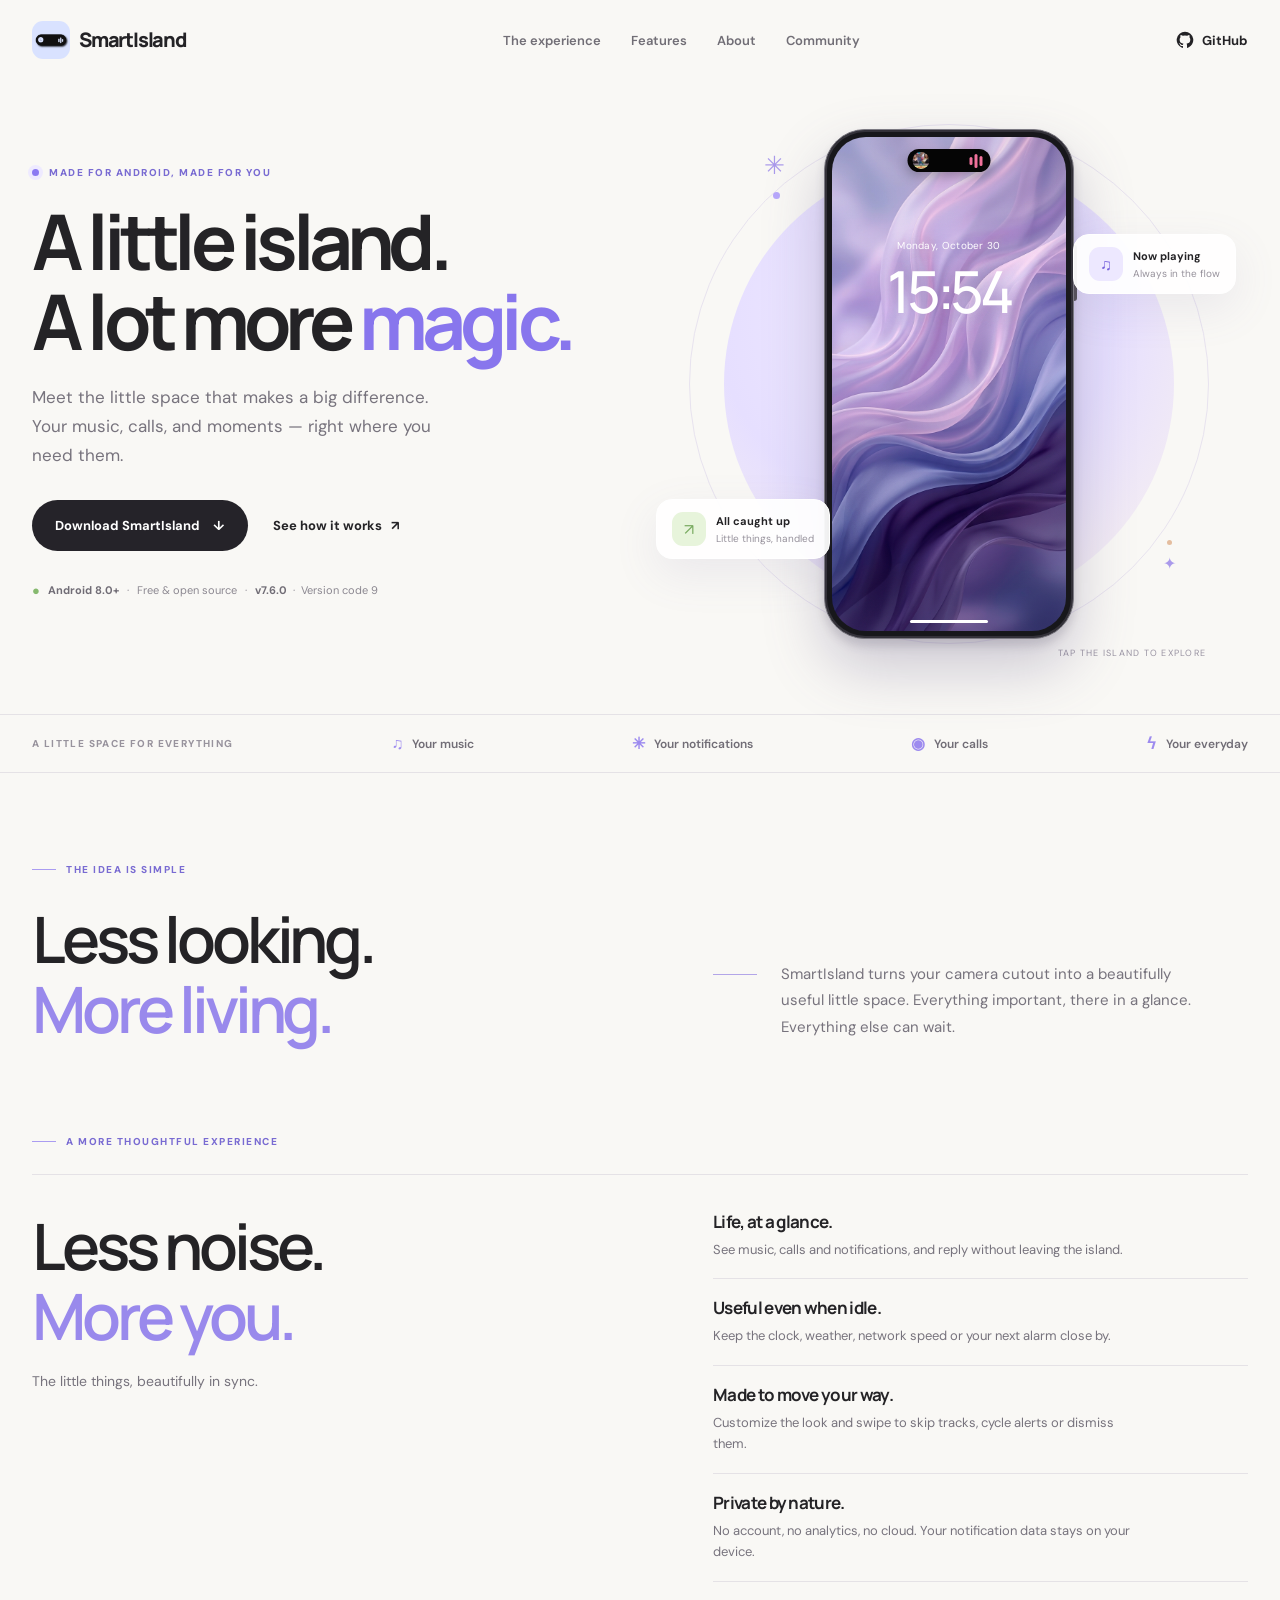
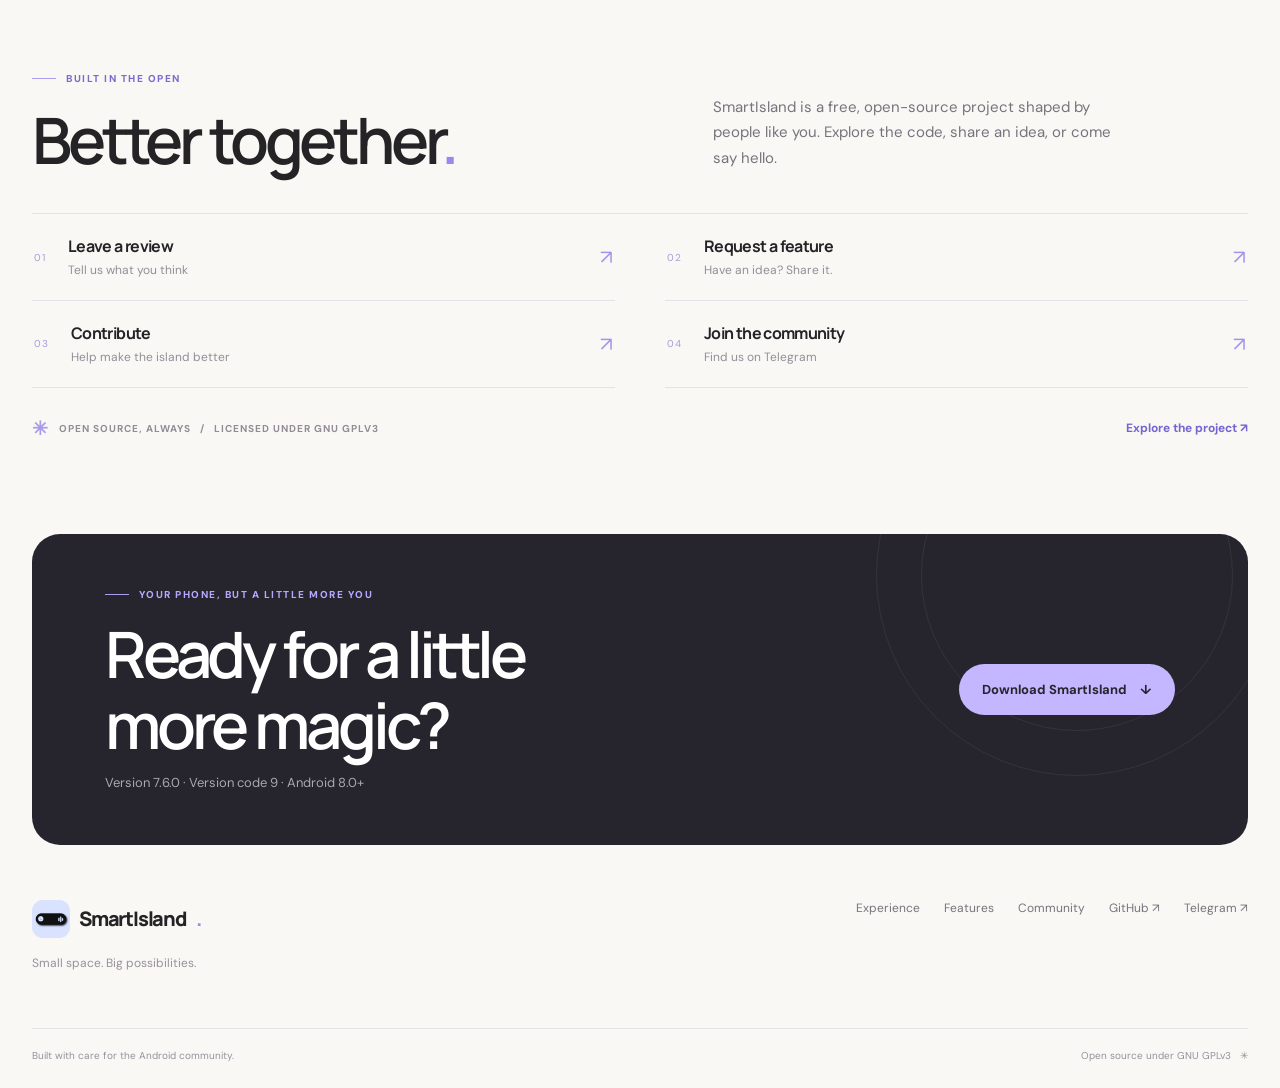
<file: index.html>
<!doctype html>
<html lang="en">
<head>
<meta charset="utf-8"><meta name="viewport" content="width=device-width,initial-scale=1"><meta name="theme-color" content="#f8f7f3">
<link rel="icon" href="assets/images/logo.png" type="image/png">
<title>SmartIsland — A little more magic for Android</title>
<meta name="description" content="Meet SmartIsland, the open-source Android overlay that brings your notifications, music, calls and more to life.">
<link rel="preconnect" href="https://fonts.googleapis.com"><link rel="preconnect" href="https://fonts.gstatic.com" crossorigin><link href="https://fonts.googleapis.com/css2?family=DM+Sans:wght@400;500;600;700&family=Manrope:wght@400;500;600;700;800&display=swap" rel="stylesheet">
<link rel="stylesheet" href="assets/css/styles.css">
</head>
<body>
<a class="skip-link" href="#top">Skip to content</a>
<header class="wrap"><nav class="nav" aria-label="Main navigation"><a href="#top" class="brand"><img class="brand-logo" src="assets/images/logo.png" alt="">SmartIsland</a><div class="nav-mid" id="navLinks"><a href="#experience">The experience</a><a href="#features">Features</a><a href="#about">About</a><a href="#community">Community</a></div><div class="nav-right"><a class="github-link" href="https://github.com/agupta07505/SmartIsland" target="_blank" rel="noopener" aria-label="View SmartIsland on GitHub"><svg width="18" height="18" viewBox="0 0 24 24" fill="currentColor"><path d="M12 .9a11.1 11.1 0 0 0-3.51 21.63c.55.1.76-.24.76-.54v-2.1c-3.1.68-3.76-1.32-3.76-1.32-.5-1.28-1.23-1.62-1.23-1.62-1.01-.7.08-.68.08-.68 1.12.08 1.7 1.15 1.7 1.15 1 1.7 2.61 1.21 3.24.93.1-.72.39-1.21.7-1.49-2.48-.28-5.1-1.24-5.1-5.53 0-1.22.44-2.23 1.15-3.01-.12-.28-.5-1.42.11-2.97 0 0 .94-.3 3.05 1.15a10.6 10.6 0 0 1 5.56 0c2.11-1.44 3.04-1.15 3.04-1.15.61 1.55.23 2.69.12 2.97.72.78 1.14 1.79 1.14 3.01 0 4.3-2.62 5.25-5.11 5.53.4.35.76 1.02.76 2.06v3.07c0 .3.2.65.77.54A11.1 11.1 0 0 0 12 .9Z"/></svg> GitHub</a><button class="menu-toggle" type="button" aria-label="Open navigation menu" aria-expanded="false" aria-controls="navLinks"><span></span><span></span></button></div></nav></header>
<main id="top"><section class="hero wrap" id="experience"><div class="hero-copy"><div class="eyebrow"><span class="eyebrow-dot"></span> MADE FOR ANDROID, MADE FOR YOU</div><h1>A little island.<br>A lot more <span class="magic">magic.</span></h1><p class="hero-desc">Meet the little space that makes a big difference. Your music, calls, and moments — right where you need them.</p><div class="hero-actions"><a class="button" href="https://github.com/agupta07505/SmartIsland/releases/download/v7.6.0/SmartIsland-v7.6.0.apk" download>Download SmartIsland <span>↓</span></a><a class="text-link" href="#features">See how it works <span class="arrow">↗</span></a></div><div class="hero-note"><span class="android">●</span> <b>Android 8.0+</b><span>·</span> Free & open source <span>·</span> <span class="version-info"><b>v7.6.0</b> &nbsp;·&nbsp; Version code 9</span></div></div><div class="hero-visual" aria-label="Illustration of SmartIsland on an Android phone"><div class="orbit"></div><div class="orb"></div><span class="sparkle s1">✳</span><span class="sparkle s2">✦</span><div class="float-label one"><span class="label-icon">♫</span><span><b>Now playing</b><small>Always in the flow</small></span></div><div class="float-label two"><span class="label-icon green">↗</span><span><b>All caught up</b><small>Little things, handled</small></span></div><div class="phone"><div class="screen"><button class="replica-pill hero-pill" id="heroPill" type="button" aria-label="Expand SmartIsland" aria-expanded="false"><img src="assets/images/album-art.jpg" alt=""><span class="bars"><i></i><i></i><i></i></span></button><div class="hero-expanded" id="heroExpanded" hidden></div><div class="clock"><small>Monday, October 30</small><strong>15:54</strong></div><div class="home-bar"></div></div></div><div class="tiny-caption">Tap the island to explore</div></div></section>
<div class="strip"><div class="wrap strip-inner"><div class="strip-label">A little space for everything</div><div class="strip-item"><span>♫</span> Your music</div><div class="strip-item"><span>✳</span> Your notifications</div><div class="strip-item"><span>◉</span> Your calls</div><div class="strip-item"><span>ϟ</span> Your everyday</div></div></div>
<section class="intro wrap reveal" id="about"><div class="section-kicker">The idea is simple</div><h2>Less looking.<br><em>More living.</em></h2><div class="intro-aside"><span class="intro-line" aria-hidden="true"></span><p>SmartIsland turns your camera cutout into a beautifully useful little space. Everything important, there in a glance. Everything else can wait.</p></div></section>
<section class="features wrap reveal" id="features"><div class="section-kicker">A more thoughtful experience</div><div class="manifesto"><div class="manifesto-copy"><h2>Less noise.<br><span>More you.</span></h2><p class="manifesto-caption">The little things, beautifully in sync.</p></div><div class="feature-list"><div class="feature-mini"><h3>Life, at a glance.</h3><p>See music, calls and notifications, and reply without leaving the island.</p></div><div class="feature-mini"><h3>Useful even when idle.</h3><p>Keep the clock, weather, network speed or your next alarm close by.</p></div><div class="feature-mini"><h3>Made to move your way.</h3><p>Customize the look and swipe to skip tracks, cycle alerts or dismiss them.</p></div><div class="feature-mini"><h3>Private by nature.</h3><p>No account, no analytics, no cloud. Your notification data stays on your device.</p></div></div></div></section>
<section class="community wrap reveal" id="community"><div class="community-head"><div><div class="section-kicker">Built in the open</div><h2>Better together<span>.</span></h2></div><p>SmartIsland is a free, open-source project shaped by people like you. Explore the code, share an idea, or come say hello.</p></div><div class="community-links"><a href="https://github.com/agupta07505/SmartIsland/issues/new?template=app_review.md" target="_blank" rel="noopener"><span class="community-number">01</span><span><b>Leave a review</b><small>Tell us what you think</small></span><span class="community-arrow">↗</span></a><a href="https://github.com/agupta07505/SmartIsland/issues/new?template=feature_request.md" target="_blank" rel="noopener"><span class="community-number">02</span><span><b>Request a feature</b><small>Have an idea? Share it.</small></span><span class="community-arrow">↗</span></a><a href="https://github.com/agupta07505/SmartIsland/blob/main/CONTRIBUTING.md" target="_blank" rel="noopener"><span class="community-number">03</span><span><b>Contribute</b><small>Help make the island better</small></span><span class="community-arrow">↗</span></a><a href="https://telegram.me/SmartIslandApp" target="_blank" rel="noopener"><span class="community-number">04</span><span><b>Join the community</b><small>Find us on Telegram</small></span><span class="community-arrow">↗</span></a></div><div class="open-source-note"><span>✳</span> OPEN SOURCE, ALWAYS &nbsp; / &nbsp; LICENSED UNDER GNU GPLV3 <a href="https://github.com/agupta07505/SmartIsland" target="_blank" rel="noopener">Explore the project ↗</a></div></section><section class="wrap reveal"><div class="end"><div><div class="section-kicker">Your phone, but a little more you</div><h2>Ready for a little<br>more magic?</h2><p>Version 7.6.0 · Version code 9 · Android 8.0+</p></div><a class="button" href="https://github.com/agupta07505/SmartIsland/releases/download/v7.6.0/SmartIsland-v7.6.0.apk" download>Download SmartIsland <span>↓</span></a></div></section></main>
<footer class="wrap footer"><div class="footer-top"><div><a href="#top" class="brand"><img class="brand-logo" src="assets/images/logo.png" alt="">SmartIsland<span style="color:#9b8be9">.</span></a><p>Small space. Big possibilities.</p></div><div class="footer-links"><a href="#experience">Experience</a><a href="#features">Features</a><a href="#community">Community</a><a href="https://github.com/agupta07505/SmartIsland" target="_blank" rel="noopener">GitHub ↗</a><a href="https://telegram.me/SmartIslandApp" target="_blank" rel="noopener">Telegram ↗</a></div></div><div class="footer-bottom"><span>Built with care for the Android community.</span><span>Open source under GNU GPLv3 &nbsp; ✳</span></div></footer>
<script src="assets/js/main.js" defer></script></body></html>
</file>
<file: assets/css/styles.css>
@font-face{font-family:Lora;src:url('../fonts/lora_400.ttf') format('truetype');font-weight:400;font-display:swap}
@font-face{font-family:Lora;src:url('../fonts/lora_500.ttf') format('truetype');font-weight:500;font-display:swap}
@font-face{font-family:Lora;src:url('../fonts/lora_700.ttf') format('truetype');font-weight:700;font-display:swap}
:root{--ink:#242326;--muted:#77737d;--purple:#8876e8;--line:#e5e2e6;--bg:#f9f8f5}
*{box-sizing:border-box}html{scroll-behavior:smooth}body{margin:0;background:var(--bg);color:var(--ink);font-family:'DM Sans',sans-serif;-webkit-font-smoothing:antialiased}a{color:inherit;text-decoration:none}button{font:inherit}a:focus-visible,button:focus-visible{outline:3px solid #9888eb;outline-offset:4px}::selection{background:#ded7ff}.wrap{width:min(100% - 64px,1280px);margin-inline:auto}.skip-link{position:absolute;left:16px;top:-80px;background:#252329;color:white;padding:12px 16px;z-index:100;border-radius:8px}.skip-link:focus{top:12px}
.nav{height:80px;display:flex;align-items:center;justify-content:space-between;gap:30px;position:relative;z-index:10}.brand{display:inline-flex;align-items:center;gap:9px;font:800 20px/1 Manrope,sans-serif;letter-spacing:-.06em;white-space:nowrap}.brand-logo{width:38px;height:38px;object-fit:cover;border-radius:11px}.nav-mid{display:flex;align-items:center;gap:30px;color:#716e76;font-size:13px;font-weight:600}.nav-mid a,.footer-links a{transition:color .2s}.nav-mid a:hover,.footer-links a:hover{color:var(--purple)}.nav-right{display:flex;align-items:center;gap:22px;font-size:13px;font-weight:700}.github-link{display:flex;align-items:center;gap:8px}.nav-cta{padding:12px 18px;border:1px solid #dedbe2;border-radius:100px;white-space:nowrap;transition:background .2s,color .2s}.nav-cta:hover{background:#252329;color:#fff}.menu-toggle{display:none}
.hero{min-height:620px;display:grid;grid-template-columns:1fr 1fr;gap:20px;align-items:center;padding-block:24px 50px}.hero-copy{position:relative;z-index:2}.eyebrow,.section-kicker{display:flex;align-items:center;gap:10px;font-size:10px;font-weight:800;letter-spacing:.15em;text-transform:uppercase;color:#796bd2}.eyebrow-dot{width:7px;height:7px;border-radius:50%;background:#8b79f2;box-shadow:0 0 0 4px #eeeaff}.section-kicker:before{content:'';width:24px;height:1px;background:#aa9cf1}.hero h1{font:700 clamp(56px,6vw,86px)/1.04 Manrope,sans-serif;letter-spacing:-.075em;margin:22px 0 22px}.magic{color:#8876ed}.hero-desc{font-size:17px;line-height:1.7;color:var(--muted);max-width:420px;margin:0}.hero-actions{display:flex;align-items:center;gap:25px;flex-wrap:wrap;margin-top:30px}.button{display:inline-flex;align-items:center;justify-content:center;gap:13px;background:#252329;color:white;border-radius:100px;padding:17px 23px;font-size:13px;font-weight:700;transition:transform .25s,background .25s,box-shadow .25s}.button:hover{transform:translateY(-3px);background:#7161d2;box-shadow:0 12px 25px #a79ae740}.text-link{font-size:13px;font-weight:700;display:flex;align-items:center;gap:9px}.arrow{transition:transform .2s}.text-link:hover .arrow{transform:translate(4px,-4px)}.hero-note{display:flex;align-items:center;gap:8px;flex-wrap:wrap;color:#8b8790;font-size:11px;margin-top:30px;line-height:1.6}.hero-note b{font-weight:700;color:#716d76}.hero-note .android{color:#86b96e;font-size:13px}
.hero-visual{height:560px;position:relative;display:grid;place-items:center;isolation:isolate}.orb{position:absolute;width:450px;height:450px;max-width:90%;aspect-ratio:1;border-radius:50%;background:radial-gradient(circle at 42% 35%,#f0eaff 0,#e6dfff 50%,#f1eaf5 75%,transparent 100%);z-index:-2}.orbit{position:absolute;width:520px;height:520px;max-width:100%;aspect-ratio:1;border:1px solid #e8e3ef;border-radius:50%;z-index:-2;animation:spin 40s linear infinite}.orbit:before,.orbit:after{content:'';position:absolute;width:7px;height:7px;border-radius:50%;background:#b7a7fb;top:13%;left:16%}.orbit:after{top:auto;left:auto;bottom:19%;right:7%;width:5px;height:5px;background:#e4bd9f}.phone{width:250px;height:510px;border-radius:41px;background:#17171b;padding:7px;border:1px solid #7c7a83;box-shadow:0 28px 60px #655b8750,0 7px 10px #3b33402b,inset 0 0 0 2px #333139;position:relative;z-index:2;animation:float 6s ease-in-out infinite}.phone:before{content:'';position:absolute;width:3px;height:56px;right:-4px;top:115px;background:#55515a;border-radius:0 4px 4px 0}.screen{height:100%;border-radius:34px;overflow:hidden;position:relative;background:#9b86bb url('../images/wallpaper.png') center/cover}.screen:after{content:'';position:absolute;inset:0;background:linear-gradient(180deg,#1913291a,transparent 35%,#150c373d);pointer-events:none}.replica-pill{background:#050505;border-radius:999px;display:flex;align-items:center;justify-content:space-between;box-shadow:0 4px 12px #0004;color:white}.replica-pill img{border-radius:50%;object-fit:cover}.hero-pill{position:absolute;top:12px;left:50%;transform:translateX(-50%);width:83px;height:23px;border:0;padding:3px 8px 3px 5px;cursor:pointer;z-index:5}.hero-pill img{width:17px;height:17px}.hero-pill:after{content:"";position:absolute;inset:-8px}.version-info{white-space:nowrap}@media(hover:hover){.phone:hover{animation-play-state:paused}}.hero-pill:hover{box-shadow:0 5px 18px #0006,0 0 0 3px #ffffff32}.hero-pill:focus-visible{outline-color:#fff}.bars{display:flex;align-items:center;gap:2px;height:15px}.bars i{display:block;background:#f0719b;border-radius:3px;width:3px;height:8px;animation:equal .7s ease-in-out infinite alternate}.bars i:nth-child(2){height:14px;animation-delay:.2s}.bars i:nth-child(3){height:10px;animation-delay:.4s}.hero-expanded{position:absolute;top:42px;left:6px;right:6px;z-index:5;transform-origin:top center}.hero-expanded[hidden]{display:none}.hero-expanded:not([hidden]){animation:islandReveal .4s cubic-bezier(.2,.8,.2,1) both}.island-card-svg{display:block;width:100%;height:auto;filter:drop-shadow(0 4px 8px #0004)}.music-island-svg{overflow:hidden;border-radius:9.3% / 20%;isolation:isolate}.clock{position:absolute;top:96px;left:0;right:0;text-align:center;color:#fff;z-index:1;text-shadow:0 2px 20px #4c38634d}.clock small{font-size:10px;letter-spacing:.03em}.clock strong{font:500 58px/1.1 Manrope,sans-serif;letter-spacing:-.07em;display:block;margin-top:5px}.home-bar{position:absolute;bottom:8px;left:50%;transform:translateX(-50%);height:3px;width:78px;border-radius:5px;background:#fff;z-index:3}.float-label{position:absolute;z-index:3;background:#ffffffee;border:1px solid #fff;border-radius:16px;padding:12px 15px;box-shadow:0 15px 45px #756aa61c;display:flex;align-items:center;gap:10px;animation:bob 5s ease-in-out infinite}.float-label.one{top:130px;right:2%;animation-delay:-1s}.float-label.two{bottom:105px;left:1%;animation-delay:-2.5s}.label-icon{width:34px;height:34px;border-radius:11px;display:grid;place-items:center;background:#ede8ff;color:#7763dd;font-size:16px}.label-icon.green{background:#e7f4db;color:#78aa60}.float-label b{font-size:11px;display:block}.float-label small{font-size:10px;color:#96919b;display:block;margin-top:4px}.sparkle{position:absolute;color:#aa9aeb;font-size:25px;animation:twinkle 3s ease-in-out infinite}.sparkle.s1{top:45px;left:19%}.sparkle.s2{bottom:90px;right:12%;font-size:16px;animation-delay:1s}.tiny-caption{position:absolute;bottom:5px;right:7%;font-size:9px;letter-spacing:.14em;text-transform:uppercase;color:#9993a2}
.strip{border-block:1px solid var(--line);padding-block:18px}.strip-inner{display:flex;align-items:center;justify-content:space-between;gap:20px}.strip-label{font-size:10px;letter-spacing:.14em;font-weight:800;color:#98939d;text-transform:uppercase}.strip-item{font-size:12px;color:#716d76;font-weight:600;display:flex;gap:9px;align-items:center}.strip-item span{color:#9d8bef;font-size:16px}
.intro{padding-block:90px;display:grid;grid-template-columns:1fr 1fr;column-gap:12%;row-gap:28px;align-items:end}.intro .section-kicker{grid-column:1/-1}.intro h2,.features h2,.community h2,.end h2{font:600 clamp(42px,5vw,66px)/1.1 Manrope,sans-serif;letter-spacing:-.065em;margin:0}.intro h2 em,.features h2 em{font-style:normal;color:#9989ec}.intro-aside{display:flex;align-items:flex-start;gap:24px;padding-bottom:5px}.intro-line{width:44px;height:1px;background:#b3a6e8;flex:none;margin-top:13px}.intro-aside p{font-size:15px;color:var(--muted);line-height:1.75;max-width:410px;margin:0}
.features{padding-block:0 90px}.manifesto{display:grid;grid-template-columns:1fr 1fr;gap:12%;align-items:start;border-top:1px solid var(--line);margin-top:26px;padding-top:36px}.manifesto-copy h2 span{color:#9989ec}.manifesto-caption{font-size:14px;color:var(--muted);margin-top:18px;line-height:1.65}.feature-list{display:grid}.feature-mini{padding:18px 0;border-bottom:1px solid var(--line)}.feature-mini:first-child{padding-top:0}.feature-mini h3{font:700 17px/1.3 Manrope,sans-serif;letter-spacing:-.04em;margin:0 0 6px}.feature-mini p{font-size:13px;color:var(--muted);line-height:1.65;margin:0;max-width:420px}
.community{padding-block:0 90px}.community-head{display:grid;grid-template-columns:1fr 1fr;gap:12%;align-items:end}.community-head h2{margin-top:20px}.community-head h2 span{color:#9989ec}.community-head p{font-size:15px;color:var(--muted);line-height:1.7;max-width:410px;margin:0 0 4px}.community-links{margin-top:38px;border-top:1px solid var(--line);display:grid;grid-template-columns:1fr 1fr;column-gap:50px}.community-links a{display:flex;align-items:center;gap:22px;padding:22px 2px;border-bottom:1px solid var(--line);transition:color .2s,padding .2s}.community-links a:hover{padding-left:8px;color:#8170df}.community-number{font-size:10px;letter-spacing:.1em;color:#a79bd9}.community-links b{display:block;font:700 16px/1.3 Manrope,sans-serif;letter-spacing:-.04em}.community-links small{display:block;color:#938e98;font-size:12px;margin-top:5px}.community-arrow{margin-left:auto;font-size:20px;color:#a492ed;transition:transform .2s}.community-links a:hover .community-arrow{transform:translate(4px,-4px)}.open-source-note{margin-top:26px;color:#918c96;font-size:10px;letter-spacing:.1em;font-weight:700;display:flex;align-items:center;gap:10px;flex-wrap:wrap;line-height:1.6}.open-source-note span{font-size:19px;color:#aa9bea}.open-source-note a{margin-left:auto;color:#7565d1;letter-spacing:0;font-size:12px}
.end{background:#26242c;color:white;border-radius:28px;padding:54px 6%;position:relative;overflow:hidden;display:flex;align-items:center;justify-content:space-between;gap:30px}.end:before,.end:after{content:'';position:absolute;border-radius:50%;border:1px solid #ffffff12;width:400px;height:400px;right:-30px;top:-160px;pointer-events:none}.end:after{width:310px;height:310px;right:15px;top:-115px}.end .section-kicker{color:#b7a8ff}.end h2{margin-top:18px}.end p{color:#aaa6b2;font-size:13px;margin:14px 0 0}.end .button{background:#c4b7ff;color:#26242c;z-index:1;white-space:nowrap}.end .button:hover{background:#e2dbff}
.footer{padding-block:55px 26px}.footer-top{display:flex;justify-content:space-between;gap:30px;align-items:start}.footer p{font-size:12px;color:#96919a}.footer-links{display:flex;gap:24px;flex-wrap:wrap;font-size:12px;color:#77737d}.footer-bottom{margin-top:45px;padding-top:20px;border-top:1px solid var(--line);display:flex;justify-content:space-between;gap:20px;color:#96919a;font-size:10px}.visible{animation:sectionIn .7s ease both}
@keyframes spin{to{transform:rotate(360deg)}}@keyframes float{0%,100%{transform:translateY(0) rotate(-5deg)}50%{transform:translateY(-10px) rotate(-3deg)}}@keyframes bob{0%,100%{transform:translateY(0)}50%{transform:translateY(-8px)}}@keyframes equal{to{height:4px}}@keyframes twinkle{0%,100%{opacity:.4;transform:scale(.8)}50%{opacity:1;transform:scale(1.15)}}@keyframes islandReveal{from{opacity:0;transform:translateY(-8px) scale(.96)}to{opacity:1;transform:translateY(0) scale(1)}}@keyframes sectionIn{from{opacity:.3;transform:translateY(18px)}to{opacity:1;transform:translateY(0)}}
@media(max-width:1000px){.wrap{width:min(100% - 48px,1280px)}.nav{gap:16px}.nav-mid{gap:18px}.nav-right{gap:14px}.hero h1{font-size:clamp(52px,6.2vw,70px)}.hero-visual{height:520px}.orbit{width:440px;height:440px}.orb{width:380px;height:380px}.float-label.one{right:0}.float-label.two{left:0}}
@media(max-width:760px){.wrap{width:calc(100% - 40px)}.nav{height:72px}.nav-mid{display:none}.github-link{display:none}.nav-right{gap:8px}.nav-cta{padding:11px 14px}.menu-toggle{display:flex;width:38px;height:38px;border:1px solid #dedce3;border-radius:50%;background:transparent;align-items:center;justify-content:center;flex-direction:column;gap:5px;cursor:pointer}.menu-toggle span{display:block;width:15px;height:1.5px;border-radius:2px;background:#2b2930;transition:transform .2s}.menu-toggle[aria-expanded="true"] span:first-child{transform:translateY(3.25px) rotate(45deg)}.menu-toggle[aria-expanded="true"] span:last-child{transform:translateY(-3.25px) rotate(-45deg)}.nav-mid.open{display:flex;position:absolute;top:64px;left:0;right:0;padding:14px 20px;flex-direction:column;align-items:stretch;gap:0;background:#fdfcfb;border:1px solid #e8e5ee;border-radius:18px;box-shadow:0 18px 45px #544d6a20}.nav-mid.open a{padding:12px 4px}.hero{display:flex;flex-direction:column;align-items:stretch;gap:0;padding-block:44px 26px;min-height:0}.hero h1{font-size:clamp(51px,11vw,70px);margin:20px 0}.hero-desc{font-size:15px}.hero-actions{gap:18px;margin-top:25px}.hero-note{margin-top:22px}.hero-visual{height:510px;margin-top:12px;overflow:hidden}.phone{width:215px;height:445px}.screen{border-radius:34px}.orbit{width:min(90vw,440px);height:min(90vw,440px)}.orb{width:min(75vw,370px);height:min(75vw,370px)}.float-label{padding:9px 11px;max-width:145px}.float-label.one{top:115px}.float-label.two{bottom:90px}.tiny-caption{bottom:2px}.strip-inner{justify-content:center;flex-wrap:wrap;gap:13px 22px}.strip-label{width:100%;text-align:center}.strip-item{font-size:11px}.intro{padding-block:65px;grid-template-columns:1fr;gap:20px}.intro .section-kicker{grid-column:auto}.intro-aside{gap:14px}.intro-line{width:25px}.intro-aside p,.community-head p{font-size:14px}.features,.community{padding-bottom:65px}.manifesto{grid-template-columns:1fr;gap:28px;margin-top:20px;padding-top:25px}.manifesto-caption{margin-top:12px}.feature-mini{padding-block:16px}.community-head{grid-template-columns:1fr;gap:15px}.community-head h2{margin-top:15px}.community-links{grid-template-columns:1fr;gap:0;margin-top:27px}.community-links a{padding-block:18px}.open-source-note a{margin-left:0;width:100%}.end{display:block;padding:38px 25px}.end .button{margin-top:24px}.footer{padding-top:45px}.footer-top{display:block}.footer-links{margin-top:25px;gap:14px 22px}.footer-bottom{margin-top:35px;flex-wrap:wrap}}
@media(max-width:360px){.nav{gap:6px}.nav-right{gap:5px}.brand{font-size:16px;gap:5px}.brand-logo{width:32px;height:32px}.nav-cta{padding:9px 8px;font-size:10px}.menu-toggle{width:35px;height:35px}.hero h1{font-size:48px}.hero-actions{gap:14px}.button{padding:15px 18px}.float-label small{font-size:9px}.phone{width:205px;height:425px}.hero-visual{height:480px}}
@media(prefers-reduced-motion:reduce){*,*:before,*:after{animation-duration:.01ms!important;animation-iteration-count:1!important;scroll-behavior:auto!important;transition-duration:.01ms!important}}
</file>
